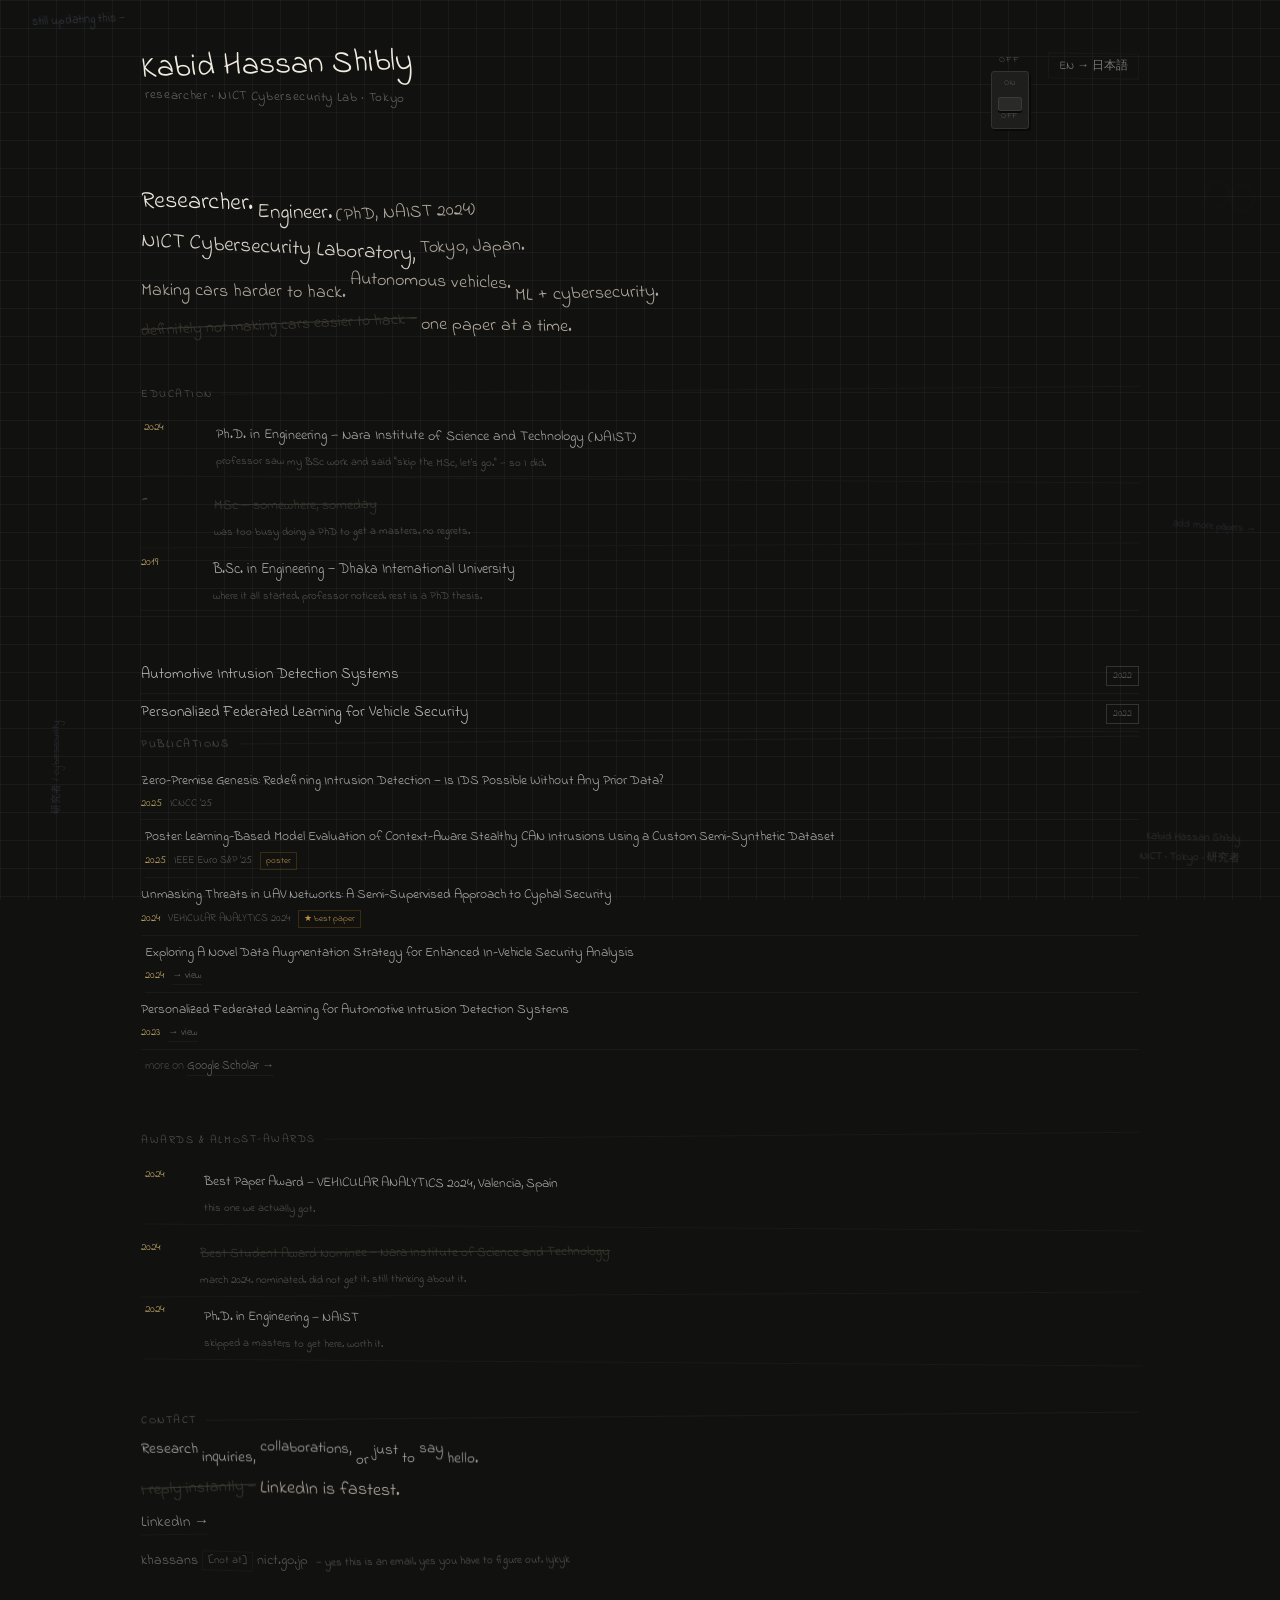
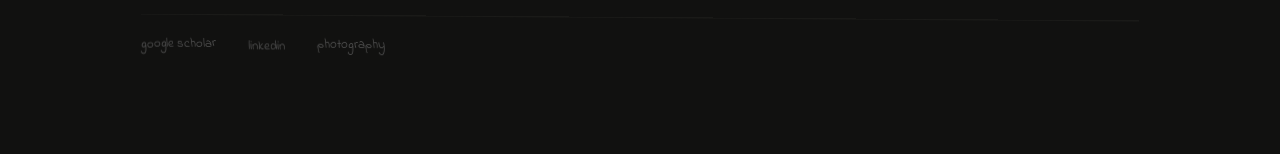
<file: index.html>
<!DOCTYPE html>
<html lang="en">
<head>
  <meta charset="UTF-8" />
  <meta name="viewport" content="width=device-width, initial-scale=1.0" />
  <title>Kabid Hassan Shibly</title>
  <meta name="description" content="Cybersecurity researcher at NICT Tokyo. In-vehicle network security, autonomous vehicles, ML." />
  <meta property="og:title" content="Kabid Hassan Shibly" />
  <meta property="og:description" content="Researcher · NICT Cybersecurity Lab · Tokyo" />
  <link rel="preconnect" href="https://fonts.googleapis.com" />
  <link rel="preconnect" href="https://fonts.gstatic.com" crossorigin />
  <link href="https://fonts.googleapis.com/css2?family=Indie+Flower&display=swap" rel="stylesheet" />
  <link rel="stylesheet" href="style.css" />
</head>
<body>
<div class="page">
  <div class="grid"></div>

  <span class="ink" style="top:0.85rem;left:2rem;font-size:12px;transform:rotate(-2.5deg);opacity:0.6;">still updating this —</span>
  <span class="ink" style="top:10rem;right:1.4rem;font-size:80px;transform:rotate(9deg);opacity:0.02;">∞</span>
  <span class="ink" style="bottom:8rem;left:0.6rem;font-size:10px;transform:rotate(-90deg);opacity:0.4;">研究者 / cybersecurity</span>
  <span class="ink" style="top:58%;right:1.5rem;font-size:10px;transform:rotate(4deg);opacity:0.4;">add more papers →</span>

  <header class="top">
    <div class="name-block">
      <span class="full-name en-el">Kabid Hassan Shibly</span>
      <span class="full-name jp-el hidden" style="font-family:serif;font-size:1.5rem;letter-spacing:0.05em;">カビド・ハッサン・シブリー</span>
      <span class="name-sub en-el">researcher · NICT Cybersecurity Lab · Tokyo</span>
      <span class="name-sub jp-el hidden" style="font-family:serif;">研究員・情報通信研究機構・サイバーセキュリティ研究室・東京</span>
    </div>
   <div class="top-right">
  <div class="controls">
    <div class="switch-wrap" onclick="toggleTheme()" title="light / dark">
      <div class="switch-label" id="sw-label">OFF</div>
      <div class="switch-plate">
        <span class="on-txt">ON</span>
        <div class="switch-paddle"></div>
        <span class="off-txt">OFF</span>
      </div>
    </div>
    <button class="lang-toggle" onclick="toggleLang()" id="lang-btn">EN → 日本語</button>
  </div>
  <nav class="nav">
    </div>
  </header>

  <section class="intro" id="about">
    <div class="line-row">
      <span class="w c-bright up2 en-el">Researcher.</span>
      <span class="w c-bright up2 jp-el hidden" style="font-family:serif;">研究者。</span>
      <span class="w c-mid dn1 en-el">Engineer.</span>
      <span class="w c-mid dn1 jp-el hidden" style="font-family:serif;">エンジニア。</span>
      <span class="w c-muted tl1 en-el">(PhD, NAIST 2024)</span>
      <span class="w c-muted tl1 jp-el hidden" style="font-family:serif;">（博士、奈良先端大 2024年）</span>
    </div>
    <div class="line-row">
      <span class="w c-mid tl2 en-el">NICT Cybersecurity Laboratory,</span>
      <span class="w c-mid tl2 jp-el hidden" style="font-family:serif;">情報通信研究機構・サイバーセキュリティ研究室</span>
      <span class="w c-muted up1 en-el">Tokyo, Japan.</span>
      <span class="w c-muted up1 jp-el hidden" style="font-family:serif;">東京、日本。</span>
    </div>
    <div class="line-row" style="margin-top:4px;">
      <span class="w c-muted dn1 en-el">Making cars harder to hack.</span>
      <span class="w c-muted dn1 jp-el hidden" style="font-family:serif;">車をハッキングしにくくする。</span>
      <span class="w c-muted up2 en-el">Autonomous vehicles.</span>
      <span class="w c-muted up2 jp-el hidden" style="font-family:serif;">自動運転車。</span>
      <span class="w c-muted dn2 en-el">ML + cybersecurity.</span>
      <span class="w c-muted dn2 jp-el hidden" style="font-family:serif;">機械学習＋セキュリティ。</span>
    </div>
    <div class="line-row" style="margin-top:2px;">
      <span class="w c-faint scratch tl1 en-el">definitely not making cars easier to hack —</span>
      <span class="w c-faint scratch tl1 jp-el hidden" style="font-family:serif;">ハッキングしやすくしているわけではない —</span>
      <span class="w c-muted dn1 en-el">one paper at a time.</span>
      <span class="w c-muted dn1 jp-el hidden" style="font-family:serif;">一論文ずつ。</span>
    </div>
  </section>

  <section class="section" id="education">
    <div class="sec-head"><span class="en-el">education</span><span class="jp-el hidden" style="font-family:serif;">学歴</span></div>

    <div class="edu-row">
      <span class="edu-year">2024</span>
      <div>
        <span class="edu-txt en-el">Ph.D. in Engineering — Nara Institute of Science and Technology (NAIST)</span>
        <span class="edu-txt jp-el hidden" style="font-family:serif;">博士（工学）— 奈良先端科学技術大学院大学（NAIST）</span>
        <span class="edu-note en-el">professor saw my BSc work and said "skip the MSc, let's go." — so I did.</span>
        <span class="edu-note jp-el hidden" style="font-family:serif;">指導教員に「修士はいいから、博士に来い」と言われた。そうした。</span>
      </div>
    </div>

    <div class="edu-row">
      <span class="edu-year">—</span>
      <div>
        <span class="edu-txt scratch en-el" style="color:#3a3830;">MSc — somewhere, someday</span>
        <span class="edu-txt jp-el hidden" style="font-family:serif;text-decoration:line-through;color:#3a3830;">修士号 — いつかどこかで</span>
        <span class="edu-note en-el">was too busy doing a PhD to get a masters. no regrets.</span>
        <span class="edu-note jp-el hidden" style="font-family:serif;">修士を取る暇もなく博士をやっていた。後悔なし。</span>
      </div>
    </div>

    <div class="edu-row">
      <span class="edu-year">2019</span>
      <div>
        <span class="edu-txt en-el">B.Sc. in Engineering — Dhaka International University</span>
        <span class="edu-txt jp-el hidden" style="font-family:serif;">工学学士 — ダッカ国際大学</span>
        <span class="edu-note en-el">where it all started. professor noticed. rest is a PhD thesis.</span>
        <span class="edu-note jp-el hidden" style="font-family:serif;">ここから始まった。先生が気づいてくれた。残りは博士論文になった。</span>
      </div>
    </div>
  </section>

  <div class="research-row">
  <span class="rtitle en-el">Automotive Intrusion Detection Systems</span>
  <span class="rtitle jp-el hidden" style="font-family:serif;font-size:13px;">自動車侵入検知システム</span>
  <span class="rtag en-el">2022</span>
  <span class="rtag jp-el hidden" style="font-family:serif;">2022年</span>
</div>
<div class="research-row">
  <span class="rtitle en-el">Personalized Federated Learning for Vehicle Security</span>
  <span class="rtitle jp-el hidden" style="font-family:serif;font-size:13px;">車両セキュリティのためのパーソナライズド連合学習</span>
  <span class="rtag en-el">2022</span>
  <span class="rtag jp-el hidden" style="font-family:serif;">2022年</span>
</div>

  <section class="section" id="publications">
    <div class="sec-head"><span class="en-el">publications</span><span class="jp-el hidden" style="font-family:serif;">出版物（査読あり）</span></div>

    <div class="pub-block">
      <div class="ptitle en-el">Zero-Premise Genesis: Redefining Intrusion Detection — Is IDS Possible Without Any Prior Data?</div>
      <div class="ptitle jp-el hidden" style="font-family:serif;font-size:12px;">ゼロ前提ジェネシス：事前データなしでIDSは可能か？</div>
      <div class="pmeta"><span class="pyear">2025</span> ICNCC '25</div>
    </div>

    <div class="pub-block">
      <div class="ptitle en-el">Poster: Learning-Based Model Evaluation of Context-Aware Stealthy CAN Intrusions Using a Custom Semi-Synthetic Dataset</div>
      <div class="ptitle jp-el hidden" style="font-family:serif;font-size:12px;">ポスター：半合成データセットを用いたCAN侵入の学習ベース評価</div>
      <div class="pmeta"><span class="pyear">2025</span> IEEE Euro S&P '25 <span class="award-badge">poster</span></div>
    </div>

    <div class="pub-block">
      <div class="ptitle en-el">Unmasking Threats in UAV Networks: A Semi-Supervised Approach to Cyphal Security</div>
      <div class="ptitle jp-el hidden" style="font-family:serif;font-size:12px;">UAVネットワークの脅威解明：Cyphalセキュリティへの半教師あり学習アプローチ</div>
      <div class="pmeta"><span class="pyear">2024</span> VEHICULAR ANALYTICS 2024 <span class="award-badge">★ best paper</span></div>
    </div>

    <div class="pub-block">
      <div class="ptitle en-el">Exploring A Novel Data Augmentation Strategy for Enhanced In-Vehicle Security Analysis</div>
      <div class="ptitle jp-el hidden" style="font-family:serif;font-size:12px;">車載セキュリティ分析強化のための新しいデータ拡張戦略の探求</div>
      <div class="pmeta"><span class="pyear">2024</span> <a href="https://www.researchgate.net/publication/379275846" target="_blank" rel="noopener" class="pub-link">→ view</a></div>
    </div>

    <div class="pub-block">
      <div class="ptitle en-el">Personalized Federated Learning for Automotive Intrusion Detection Systems</div>
      <div class="ptitle jp-el hidden" style="font-family:serif;font-size:12px;">自動車侵入検知システムのためのパーソナライズド連合学習</div>
      <div class="pmeta"><span class="pyear">2023</span> <a href="https://www.researchgate.net/publication/369101835" target="_blank" rel="noopener" class="pub-link">→ view</a></div>
    </div>

    <div class="pub-block" style="border-bottom:none;">
      <div class="ptitle" style="font-size:12px;color:#444;">
        <span class="en-el">more on</span><span class="jp-el hidden" style="font-family:serif;">全リストは</span>
        <a href="https://scholar.google.com/citations?user=VDDFsUQAAAAJ&hl=en" target="_blank" rel="noopener" class="pub-link" style="font-size:12px;">Google Scholar →</a>
      </div>
    </div>
  </section>

  <section class="section" id="awards">
    <div class="sec-head"><span class="en-el">awards & almost-awards</span><span class="jp-el hidden" style="font-family:serif;">受賞・惜しかったもの</span></div>

    <div class="award-row">
      <span class="award-year">2024</span>
      <div>
        <span class="award-txt en-el">Best Paper Award — VEHICULAR ANALYTICS 2024, Valencia, Spain</span>
        <span class="award-txt jp-el hidden" style="font-family:serif;font-size:13px;">最優秀論文賞 — VEHICULAR ANALYTICS 2024、バレンシア</span>
        <span class="award-note en-el">this one we actually got.</span>
        <span class="award-note jp-el hidden" style="font-family:serif;">これは実際にもらった。</span>
      </div>
    </div>

    <div class="award-row">
      <span class="award-year">2024</span>
      <div>
        <span class="award-txt scratch en-el" style="color:#3a3830;">Best Student Award Nominee — Nara Institute of Science and Technology</span>
        <span class="award-txt jp-el hidden" style="font-family:serif;font-size:13px;text-decoration:line-through;color:#3a3830;">学生最優秀賞ノミネート — 奈良先端科学技術大学院大学</span>
        <span class="award-note en-el">march 2024. nominated. did not get it. still thinking about it.</span>
        <span class="award-note jp-el hidden" style="font-family:serif;">2024年3月。ノミネートされた。もらえなかった。まだ考えている。</span>
      </div>
    </div>

    <div class="award-row">
      <span class="award-year">2024</span>
      <div>
        <span class="award-txt en-el">Ph.D. in Engineering — NAIST</span>
        <span class="award-txt jp-el hidden" style="font-family:serif;font-size:13px;">博士（工学）取得 — 奈良先端大</span>
        <span class="award-note en-el">skipped a masters to get here. worth it.</span>
        <span class="award-note jp-el hidden" style="font-family:serif;">修士を飛ばしてたどり着いた。価値あり。</span>
      </div>
    </div>
  </section>

  <section class="section" id="contact">
    <div class="sec-head"><span class="en-el">contact</span><span class="jp-el hidden" style="font-family:serif;">連絡先</span></div>
    <p class="contact-txt">
      <span class="en-el">
        <span class="w up1">Research</span> <span class="w dn1">inquiries,</span>
        <span class="w up2">collaborations,</span> <span class="w dn2">or</span>
        <span class="w up1">just</span> <span class="w dn1">to</span>
        <span class="w up2">say</span> <span class="w dn1">hello.</span><br/>
        <span class="w c-faint scratch tl1">I reply instantly —</span>
        <span class="w c-muted dn1">LinkedIn is fastest.</span>
      </span>
      <span class="jp-el hidden" style="font-family:serif;font-size:15px;">
        研究に関するお問い合わせ、共同研究、またはご挨拶など。<br/>
        <span style="text-decoration:line-through;color:#3a3830;">すぐ返信します —</span> LinkedInが一番早いです。
      </span>
    </p>
    <a href="https://www.linkedin.com/in/kabid-hassan-shibly-8283a3190/" target="_blank" rel="noopener" class="contact-link" style="transform:rotate(-0.8deg);">LinkedIn →</a>
    <div class="email-line">
      <span class="e-part" style="color:#666;transform:rotate(-0.5deg);">khassans</span>
      <span class="e-at">[not at]</span>
      <span class="e-part" style="color:#555;transform:rotate(0.8deg);">nict.go.jp</span>
      <span class="e-note">— yes this is an email. yes you have to figure out. iykyk</span>
    </div>
     <div class="email-line jp-el hidden">
      <span class="e-part" style="font-family:serif;">khassans</span>
      <span class="e-at" style="font-family:serif;">[not at]</span>
      <span class="e-part" style="font-family:serif;">nict.go.jp</span>
      <span class="e-note" style="font-family:serif;">— はい、これはメールです。＠は自分で考えてね。iykyk</span>
    </div>
  </section>

  <footer class="footer">
    <a href="https://scholar.google.com/citations?user=VDDFsUQAAAAJ&hl=en" target="_blank" rel="noopener">
      <span class="en-el">google scholar</span><span class="jp-el hidden" style="font-family:serif;">Google Scholar</span>
    </a>
    <a href="https://www.linkedin.com/in/kabid-hassan-shibly-8283a3190/" target="_blank" rel="noopener">
      <span class="en-el">linkedin</span><span class="jp-el hidden" style="font-family:serif;">LinkedIn</span>
    </a>
    <a href="/photography/">
      <span class="en-el">photography</span><span class="jp-el hidden" style="font-family:serif;">写真</span>
    </a>
  </footer>

  <div class="corner">Kabid Hassan Shibly<br/>NICT · Tokyo · 研究者</div>
</div>
<script src="script.js"></script>
</body>
</html>
</file>
<file: style.css>
/* Kabid Hassan Shibly — personal research site */

*, *::before, *::after { margin: 0; padding: 0; box-sizing: border-box; }

:root {
  --bg: #111110;
  --ink: #e8e4da;
  --mid: #ddd8ce;
  --muted: #b0a89c;
  --faint: #3a3830;
  --gold: #e8c87a;
  --border: #1a1a18;
  --grid: rgba(200,210,220,0.05);
  --name-color: #f0ece0;
  --sub-color: #666;
  --nav-color: #777;
  --sec-head-color: #555;
  --edu-txt: #aaa;
  --edu-note: #555;
  --rtitle: #bbb;
  --rtag: #555;
  --rtag-border: #333;
  --ptitle: #aaa;
  --pmeta: #555;
  --pub-link: #666;
  --award-txt: #aaa;
  --award-note: #555;
  --contact-txt: #aaa;
  --contact-link: #888;
  --e-part: #888;
  --e-at: #555;
  --e-note: #555;
  --footer-a: #555;
  --corner: #333;
  --ink-mark: #4a5060;
  --switch-bg: #1e1e1c;
  --switch-border: #333;
  --switch-shadow: #0a0a0a;
  --switch-paddle: #2a2a28;
  --switch-paddle-border: #3a3a38;
  --switch-label: #555;
}

body.light {
  --bg: #fafaf8;
  --ink: #1a1a1a;
  --mid: #444;
  --muted: #666;
  --faint: #ccc;
  --gold: #a07820;
  --border: #e8e4da;
  --grid: rgba(100,120,160,0.1);
  --name-color: #111;
  --sub-color: #999;
  --nav-color: #888;
  --sec-head-color: #bbb;
  --edu-txt: #555;
  --edu-note: #aaa;
  --rtitle: #555;
  --rtag: #aaa;
  --rtag-border: #ddd;
  --ptitle: #555;
  --pmeta: #aaa;
  --pub-link: #888;
  --award-txt: #555;
  --award-note: #aaa;
  --contact-txt: #555;
  --contact-link: #666;
  --e-part: #555;
  --e-at: #aaa;
  --e-note: #aaa;
  --footer-a: #bbb;
  --corner: #ccc;
  --ink-mark: #c8d0d8;
  --switch-bg: #e8e4da;
  --switch-border: #ccc;
  --switch-shadow: #bbb;
  --switch-paddle: #f0ece0;
  --switch-paddle-border: #ccc;
  --switch-label: #aaa;
}

html { scroll-behavior: smooth; }

body {
  background: var(--bg);
  color: var(--ink);
  font-family: 'Indie Flower', cursive;
  font-size: 22px;
  line-height: 1.6;
  transition: background 0.3s, color 0.3s;
}

.grid {
  position: fixed; top:0; left:0; right:0; bottom:0;
  background-image: linear-gradient(var(--grid) 1px, transparent 1px), linear-gradient(90deg, var(--grid) 1px, transparent 1px);
  background-size: 28px 28px;
  pointer-events: none; z-index: 0;
  transition: background-image 0.3s;
}

.page {
  position: relative; max-width: 1100px;
  margin: 0 auto; padding: 3rem 3.2rem 6rem; z-index: 1;
}

.ink {
  position: fixed; pointer-events: none;
  font-family: 'Indie Flower', cursive;
  color: var(--ink-mark); line-height: 1; z-index: 0;
  transition: color 0.3s;
}

.w   { display: inline-block; }
.up1 { transform: translateY(-4px) rotate(-1deg); }
.up2 { transform: translateY(-6px) rotate(1.5deg); }
.dn1 { transform: translateY(4px) rotate(0.8deg); }
.dn2 { transform: translateY(6px) rotate(-1.5deg); }
.tl1 { transform: rotate(-2.5deg) translateY(3px); }
.tl2 { transform: rotate(3deg) translateY(-2px); }

.top {
  display: flex; justify-content: space-between;
  align-items: flex-start; margin-bottom: 3rem;
}

.name-block { display: flex; flex-direction: column; gap: 0.2rem; }

.full-name {
  font-size: 2rem; color: var(--name-color);
  display: inline-block; transform: rotate(-1.5deg) translateY(2px); line-height: 1;
  transition: color 0.3s;
}

.name-sub {
  font-size: 13px; color: var(--sub-color);
  display: block; transform: rotate(0.8deg) translateX(4px);
  margin-top: 0.25rem; letter-spacing: 0.05em; transition: color 0.3s;
}

.top-right { display: flex; flex-direction: column; align-items: flex-end; gap: 0.8rem; margin-top: 0.3rem; }

.controls { display: flex; align-items: flex-start; gap: 1.2rem; }

/* light switch */
.switch-wrap { display: flex; flex-direction: column; align-items: center; gap: 4px; cursor: pointer; }

.switch-label {
  font-size: 9px; color: var(--switch-label);
  letter-spacing: 0.1em; transition: color 0.3s;
}

.switch-plate {
  width: 38px; background: var(--switch-bg);
  border: 1.5px solid var(--switch-border);
  border-radius: 3px; padding: 5px 0;
  display: flex; flex-direction: column; align-items: center; gap: 3px;
  transition: all 0.3s; position: relative;
  box-shadow: 2px 2px 0 var(--switch-shadow);
}

.switch-plate .on-txt {
  font-size: 8px; color: var(--switch-label);
  letter-spacing: 0.08em; transition: color 0.3s;
  font-family: 'Indie Flower', cursive;
}

.switch-paddle {
  width: 24px; height: 14px;
  background: var(--switch-paddle);
  border: 1px solid var(--switch-paddle-border);
  border-radius: 2px;
  transition: all 0.25s; transform: translateY(4px);
  box-shadow: 0 2px 0 var(--switch-shadow);
}

.switch-plate .off-txt {
  font-size: 8px; color: var(--switch-label);
  letter-spacing: 0.08em; transition: color 0.3s;
  font-family: 'Indie Flower', cursive;
}

body.light .switch-paddle {
  transform: translateY(-4px);
  box-shadow: 0 -2px 0 var(--switch-shadow);
}

.lang-toggle {
  font-family: 'Indie Flower', cursive; font-size: 12px;
  color: var(--nav-color); background: none;
  border: 1px solid var(--border); padding: 3px 10px;
  cursor: pointer; transform: rotate(0.8deg); transition: all 0.3s;
}
.lang-toggle:hover { color: var(--ink); }

.nav { display: flex; flex-direction: column; align-items: flex-end; gap: 0.25rem; }

.nav a {
  text-decoration: none; font-family: 'Indie Flower', cursive;
  font-size: 13px; color: var(--nav-color);
  border-bottom: 1px solid var(--border); padding-bottom: 1px;
  transition: color 0.15s; display: inline-block;
}
.nav a:nth-child(1) { transform: rotate(1deg); }
.nav a:nth-child(2) { transform: rotate(-0.6deg) translateX(-2px); }
.nav a:nth-child(3) { transform: rotate(0.8deg); }
.nav a:nth-child(4) { transform: rotate(-0.5deg) translateX(1px); }
.nav a:nth-child(5) { transform: rotate(0.9deg); }
.nav a:hover { color: var(--ink); }

.intro { margin-bottom: 2.8rem; }

.line-row { display: flex; align-items: baseline; flex-wrap: wrap; gap: 4px; margin-bottom: 6px; }

.c-bright { color: var(--name-color); font-size: 24px; transition: color 0.3s; }
.c-mid    { color: var(--mid); font-size: 21px; transition: color 0.3s; }
.c-muted  { color: var(--muted); font-size: 18px; transition: color 0.3s; }
.c-faint  { color: var(--faint); font-size: 16px; transition: color 0.3s; }
.scratch  { text-decoration: line-through; color: var(--faint); }

.section { margin-bottom: 2.8rem; }

.sec-head {
  font-size: 11px; color: var(--sec-head-color); letter-spacing: 0.14em;
  text-transform: uppercase; margin-bottom: 0.9rem;
  display: flex; align-items: center; gap: 0.6rem;
  transform: rotate(-0.5deg); transition: color 0.3s;
}
.sec-head::after { content: ''; flex: 1; height: 1px; background: var(--border); transition: background 0.3s; }

.edu-row { display: flex; gap: 1.5rem; padding: 5px 0; border-bottom: 1px solid var(--border); align-items: flex-start; transition: border-color 0.3s; }
.edu-row:nth-child(1) { transform: rotate(-0.3deg); }
.edu-row:nth-child(2) { transform: rotate(0.4deg) translateX(3px); }
.edu-row:nth-child(3) { transform: rotate(-0.3deg) translateX(1px); }
.edu-year { font-size: 11px; color: var(--gold); min-width: 48px; opacity: 0.8; flex-shrink: 0; margin-top: 3px; transition: color 0.3s; }
.edu-txt  { font-size: 14px; color: var(--edu-txt); line-height: 1.6; transition: color 0.15s; }
.edu-row:hover .edu-txt { color: var(--ink); }
.edu-note { font-size: 11px; color: var(--edu-note); display: block; margin-top: 2px; transition: color 0.3s; }

.research-row { display: flex; justify-content: space-between; align-items: baseline; padding: 7px 0; border-bottom: 1px solid var(--border); transition: all 0.15s; }
.research-row:nth-child(1) { transform: rotate(-0.4deg); }
.research-row:nth-child(2) { transform: rotate(0.5deg) translateX(4px); }
.research-row:nth-child(3) { transform: rotate(-0.3deg) translateX(2px); }
.research-row:nth-child(4) { transform: rotate(0.4deg) translateX(6px); }
.rtitle { font-size: 15px; color: var(--rtitle); transition: color 0.15s; line-height: 1.5; }
.research-row:hover .rtitle { color: var(--ink); }
.rtag { font-size: 10px; color: var(--rtag); border: 1px solid var(--rtag-border); padding: 1px 6px; white-space: nowrap; margin-left: 8px; transition: all 0.3s; }

.pub-block { padding: 7px 0; border-bottom: 1px solid var(--border); transition: all 0.15s; }
.pub-block:nth-child(odd) { margin-left: 4px; }
.ptitle { font-size: 13.5px; color: var(--ptitle); line-height: 1.6; transition: color 0.15s; }
.pub-block:hover .ptitle { color: var(--ink); }
.pmeta { font-size: 10.5px; color: var(--pmeta); margin-top: 3px; display: flex; gap: 8px; align-items: center; flex-wrap: wrap; transition: color 0.3s; }
.pyear { color: var(--gold); opacity: 0.8; }
.pub-link { font-size: 10px; color: var(--pub-link); text-decoration: none; border-bottom: 1px solid var(--border); transition: color 0.15s; }
.pub-link:hover { color: var(--ink); }
.award-badge { font-size: 9px; color: #c09040; border: 1px solid #3a2a10; padding: 1px 5px; }

.award-row { display: flex; gap: 1.2rem; padding: 6px 0; border-bottom: 1px solid var(--border); align-items: flex-start; transition: border-color 0.3s; }
.award-row:nth-child(odd)  { transform: rotate(-0.3deg); }
.award-row:nth-child(even) { transform: rotate(0.4deg) translateX(4px); }
.award-year { font-size: 11px; color: var(--gold); min-width: 40px; opacity: 0.8; flex-shrink: 0; margin-top: 3px; }
.award-txt  { font-size: 13.5px; color: var(--award-txt); line-height: 1.6; transition: color 0.15s; }
.award-note { font-size: 11px; color: var(--award-note); display: block; margin-top: 2px; transition: color 0.3s; }
.award-row:hover .award-txt { color: var(--ink); }

.contact-txt { font-size: 15px; color: var(--contact-txt); line-height: 1.9; max-width: 480px; transform: rotate(0.3deg); transition: color 0.3s; }
.contact-link { font-size: 15px; color: var(--contact-link); text-decoration: none; border-bottom: 1px solid var(--border); transition: all 0.15s; display: inline-block; margin-top: 8px; }
.contact-link:hover { color: var(--ink); }

.email-line { margin-top: 10px; display: flex; align-items: baseline; gap: 4px; flex-wrap: wrap; }
.e-part { font-size: 14px; color: var(--e-part); display: inline-block; transition: color 0.3s; }
.e-at   { font-size: 11px; color: var(--e-at); border: 1px solid var(--border); padding: 0 5px; display: inline-block; transform: rotate(1.5deg) translateY(-1px); transition: all 0.3s; }
.e-note { font-size: 11px; color: var(--e-note); margin-left: 4px; display: inline-block; transform: rotate(-0.8deg); transition: color 0.3s; }

.footer { margin-top: 2.5rem; padding-top: 1.2rem; border-top: 1px solid var(--border); display: flex; gap: 2rem; transform: rotate(0.4deg); transition: border-color 0.3s; }
.footer a { font-family: 'Indie Flower', cursive; font-size: 13px; color: var(--footer-a); text-decoration: none; transition: all 0.15s; display: inline-block; }
.footer a:nth-child(1) { transform: rotate(-1deg); }
.footer a:nth-child(2) { transform: rotate(1.2deg) translateY(2px); }
.footer a:hover { color: var(--ink); }

.corner { position: fixed; bottom: 2rem; right: 2.5rem; font-size: 11px; color: var(--corner); text-align: right; line-height: 1.8; transform: rotate(1.5deg); pointer-events: none; transition: color 0.3s; }

.hidden { display: none !important; }

@media (max-width: 600px) {
  .page { padding: 2rem 1.5rem 5rem; }
  .top { flex-direction: column; gap: 1rem; }
  .top-right { align-items: flex-start; }
  .controls { flex-direction: row; align-items: center; }
  .nav { flex-direction: row; flex-wrap: wrap; gap: 0.8rem; }
  .full-name { font-size: 1.6rem; }
  .corner { display: none; }
  .ink { display: none; }
}
</file>
